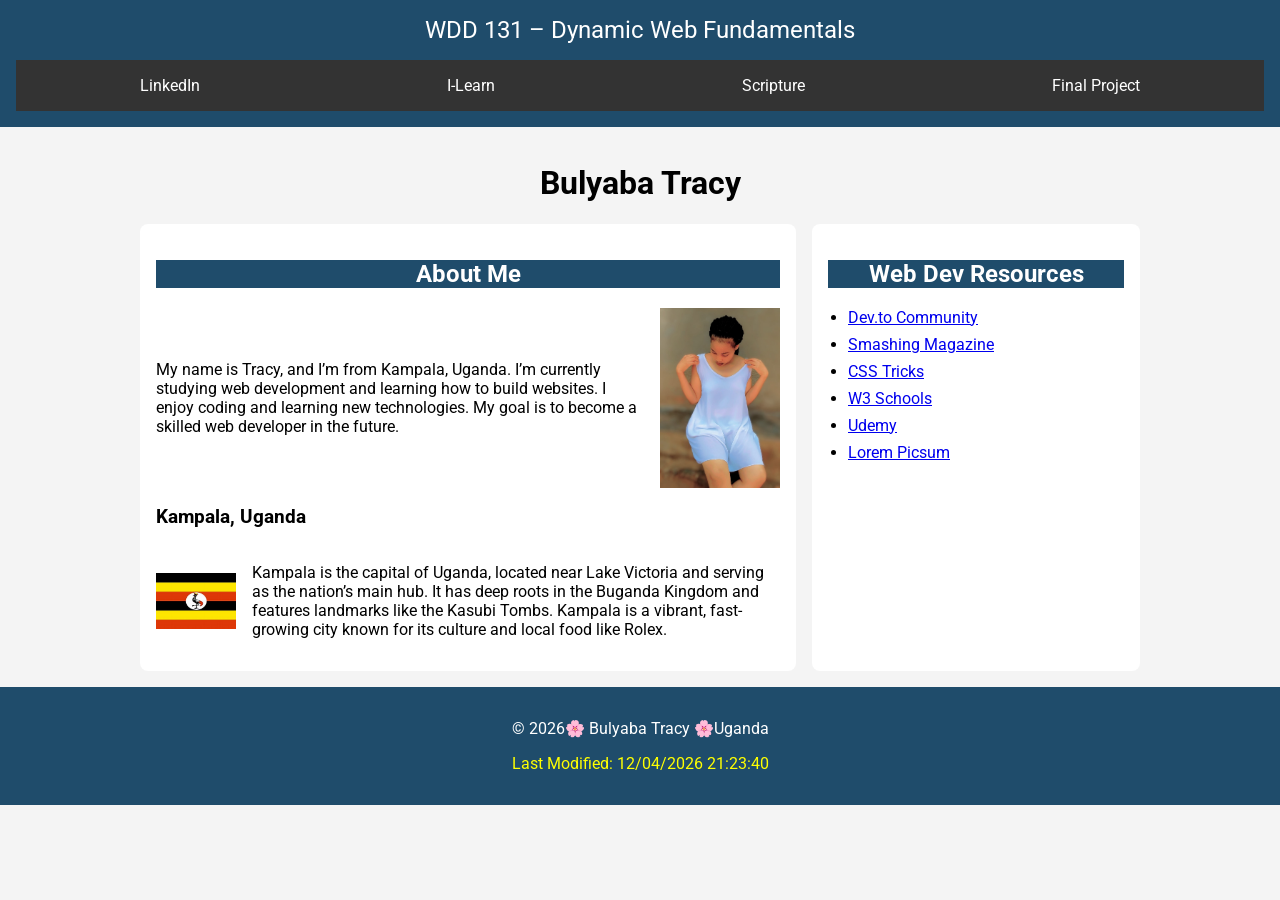
<file: index.html>
<!DOCTYPE html>
<html lang="en">

<head>
    <meta charset="UTF-8">
    <meta name="viewport" content="width=device-width, initial-scale=1.0">

    <title>WDD 131 – Dynamic Web Fundamentals – Bulyaba Tracy</title>

    <meta name="description"
        content="WDD 131 – Dynamic Web Fundamentals, Bulyaba Tracy, homepage, web development, HTML CSS JavaScript">
    <meta name="author" content="Bulyaba Tracy">

    <link rel="preconnect" href="https://fonts.googleapis.com">
    <link rel="preconnect" href="https://fonts.gstatic.com" crossorigin>
    <link href="https://fonts.googleapis.com/css2?family=Roboto&display=swap" rel="stylesheet">

    <link rel="stylesheet" href="styles/base.css">


    <script src="scripts/getdates.js" defer></script>
</head>

<body>

    <header>
        <span id="course-title">WDD 131 – Dynamic Web Fundamentals</span>

        <nav>
            <a href="https://linkedin.com" target="_blank">LinkedIn</a>
            <a href="https://byupw.instructure.com/">I-Learn</a>
            <a href="https://www.churchofjesuschrist.org/study/scriptures">Scripture</a>
            <a href="#">Final Project</a>
        </nav>
    </header>

    <main>
        <h1>Bulyaba Tracy</h1>

        <div class="grid">

            <!-- LEFT CARD -->
            <section class="card">
                <h2>About Me</h2>

                <div class="about">
                    <p>
                        My name is Tracy, and I’m from Kampala, Uganda. I’m currently studying web development and
                        learning how to build websites. I enjoy coding and learning new technologies. My goal is to
                        become a skilled web developer in the future.
                    </p>

                    <img src="images/tracy.jpg" alt="Profile Image">
                </div>

                <h3>Kampala, Uganda</h3>

                <div class="location">
                    <img src="images/uganda-flag.jpg" alt="Uganda Flag">

                    <p>
                        Kampala is the capital of Uganda, located near Lake Victoria and serving as the nation’s main
                        hub.
                        It has deep roots in the Buganda Kingdom and features landmarks like the Kasubi Tombs.
                        Kampala is a vibrant, fast-growing city known for its culture and local food like Rolex.
                    </p>
                </div>
            </section>

            <section class="card">
                <h2>Web Dev Resources</h2>

                <ul>
                    <li><a href="https://dev.to" target="_blank">Dev.to Community</a></li>
                    <li><a href="https://www.smashingmagazine.com" target="_blank">Smashing Magazine</a></li>
                    <li><a href="https://css-tricks.com" target="_blank">CSS Tricks</a></li>
                    <li><a href="https://www.w3schools.com" target="_blank">W3 Schools</a></li>
                    <li><a href="https://www.udemy.com" target="_blank">Udemy</a></li>
                    <li><a href="https://picsum.photos" target="_blank">Lorem Picsum</a></li>
                </ul>
            </section>

        </div>
    </main>

    <footer>
        <p>
            © <span id="currentyear"></span>🌸 Bulyaba Tracy 🌸Uganda
        </p>

        <p id="lastModified"></p>
    </footer>

</body>

</html>
</file>
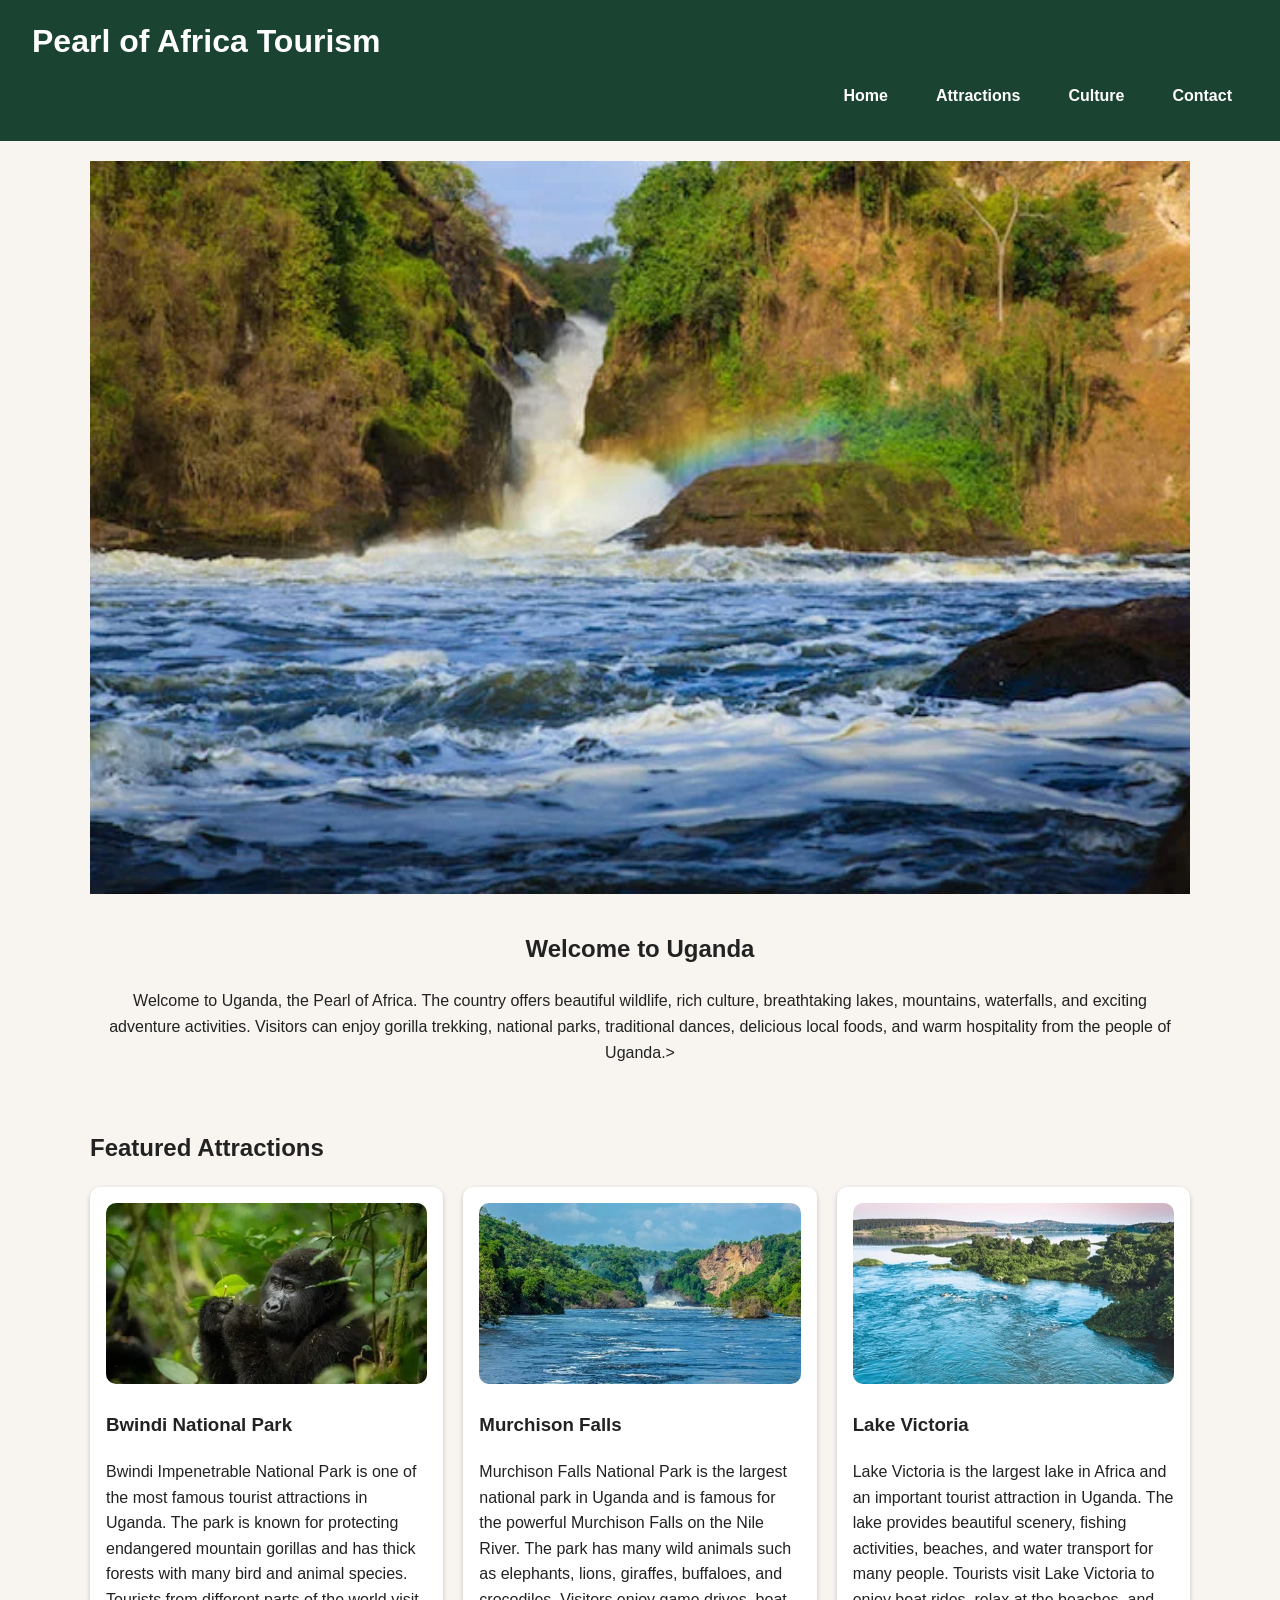
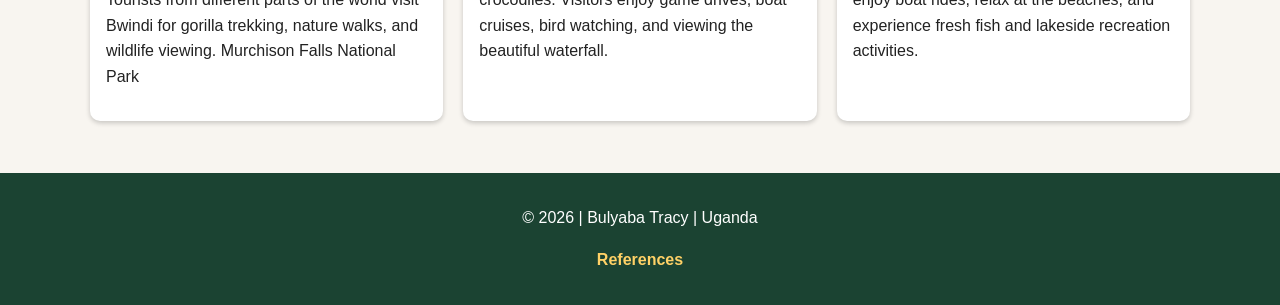
<file: project/index.html>
<!DOCTYPE html>
<html lang="en">

<head>
    <meta charset="UTF-8">
    <meta name="viewport" content="width=device-width, initial-scale=1.0">

    <title>Pearl of Africa Tourism</title>

    <meta name="description"
        content="Explore Uganda tourism, wildlife, culture, lakes, waterfalls, and tourist attractions.">

    <meta name="author" content="Bulyaba Tracy">

    <link rel="stylesheet" type="text/css" href="styles/project.css">

    <script src="scripts/project.js" defer></script>

    <link rel="preconnect" href="https://fonts.googleapis.com">
    <link rel="preconnect" href="https://fonts.gstatic.com" crossorigin>


</head>

<body>

    <header>
        <h1>Pearl of Africa Tourism</h1>

        <nav>
            <ul class="navigation">
                <li><a href="index.html">Home</a></li>
                <li><a href="attractions.html">Attractions</a></li>
                <li><a href="culture.html">Culture</a></li>
                <li><a href="contact.html">Contact</a></li>
            </ul>
        </nav>
    </header>

    <main>

        <section class="hero">
            <img src="images/uganda.webp" alt="Uganda Landscape" width="1200" height="800" fetchpriority="high">

            <div class="hero-text">
                <h2>Welcome to Uganda</h2>
                <p>Welcome to Uganda, the Pearl of Africa. The country offers beautiful wildlife, rich culture,
                    breathtaking lakes, mountains, waterfalls, and exciting adventure activities. Visitors can enjoy
                    gorilla trekking, national parks, traditional dances, delicious local foods, and warm hospitality
                    from the people of Uganda.>
                </p>
            </div>
        </section>

        <section>
            <h2>Featured Attractions</h2>

            <div class="grid">

                <article class="card">
                    <img src="images/Bwindi.webp" alt="Bwindi National Park" loading="lazy">
                    <h3>Bwindi National Park</h3>
                    <p>Bwindi Impenetrable National Park is one of the most famous tourist attractions in Uganda. The
                        park is known for protecting endangered mountain gorillas and has thick forests with many bird
                        and animal species. Tourists from different parts of the world visit Bwindi for gorilla
                        trekking, nature walks, and wildlife viewing.

                        Murchison Falls National Park</p>
                </article>

                <article class="card">
                    <img src="images/murchsonfalls.webp" alt="Murchison Falls" loading="lazy">
                    <h3>Murchison Falls</h3>
                    <p>Murchison Falls National Park is the largest national park in Uganda and is famous for the
                        powerful Murchison Falls on the Nile River. The park has many wild animals such as elephants,
                        lions, giraffes, buffaloes, and crocodiles. Visitors enjoy game drives, boat cruises, bird
                        watching, and viewing the beautiful waterfall.</p>
                </article>

                <article class="card">
                    <img src="images/Lake-Victoria.webp" alt="Lake Victoria" loading="lazy">
                    <h3>Lake Victoria</h3>
                    <p>Lake Victoria is the largest lake in Africa and an important tourist attraction in Uganda. The
                        lake provides beautiful scenery, fishing activities, beaches, and water transport for many
                        people. Tourists visit Lake Victoria to enjoy boat rides, relax at the beaches, and experience
                        fresh fish and lakeside recreation activities.</p>
                </article>

            </div>
        </section>

        <section>
            <h2 id="welcome"></h2>
        </section>

    </main>

    <footer>
        <p>&copy; 2026 | Bulyaba Tracy | Uganda</p>
        <p><a href="references.html">References</a></p>
    </footer>

</body>

</html>
</file>
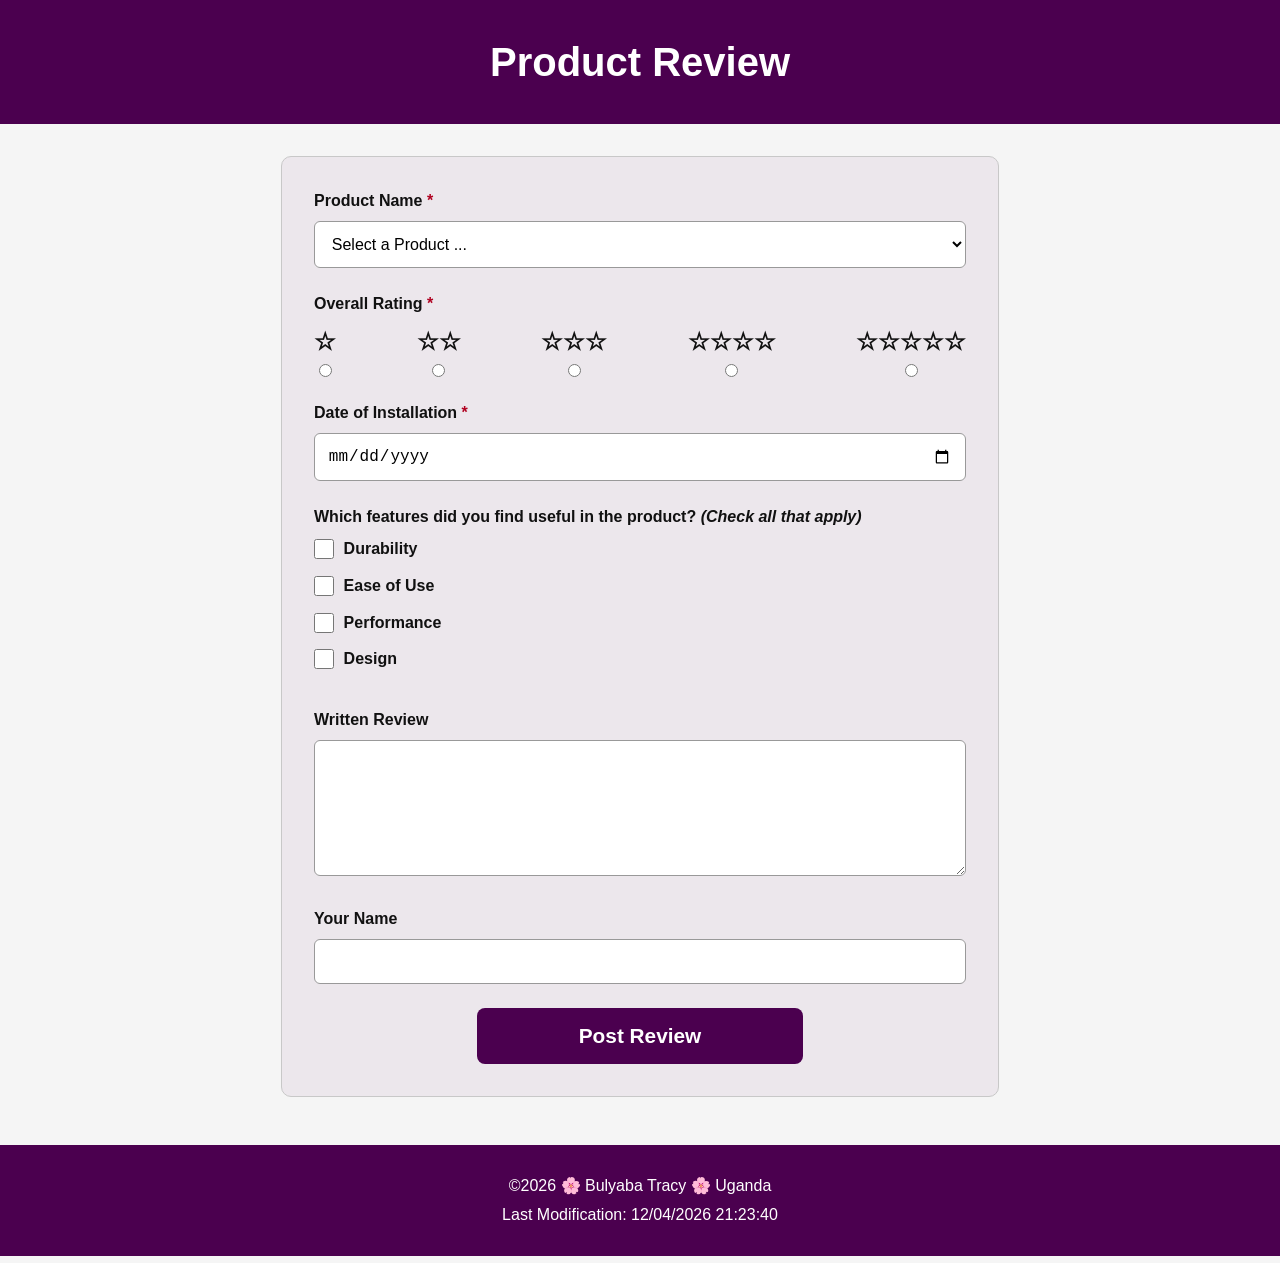
<file: form.html>
<!DOCTYPE html>
<html lang="en">

<head>
    <meta charset="UTF-8">
    <meta name="viewport" content="width=device-width, initial-scale=1.0">

    <title>Product Review Form</title>

    <meta name="description"
        content="Submit a product review form with ratings, useful features, installation date, and written feedback.">

    <meta name="author" content="Bulyaba Tracy">

    <meta name="theme-color" content="#4b004f">

    <link rel="stylesheet" href="styles/form.css">

    <script src="scripts/form.js" defer></script>
</head>

<body>

    <header>
        <h1>Product Review</h1>
    </header>

    <main>

        <form method="get" action="review.html" class="review-form">

            <!-- Product Name -->
            <div class="form-group">

                <label for="productName">
                    Product Name <span class="required">*</span>
                </label>

                <select id="productName" name="productName" required>

                    <option value="" disabled selected>
                        Select a Product ...
                    </option>

                </select>

            </div>

            <!-- Overall Rating -->
            <fieldset class="rating-group">

                <legend>
                    Overall Rating <span class="required">*</span>
                </legend>

                <div class="stars">

                    <div class="star-option">
                        <label for="rating1">☆</label>
                        <input type="radio" id="rating1" name="rating" value="1" required>
                    </div>

                    <div class="star-option">
                        <label for="rating2">☆☆</label>
                        <input type="radio" id="rating2" name="rating" value="2" required>
                    </div>

                    <div class="star-option">
                        <label for="rating3">☆☆☆</label>
                        <input type="radio" id="rating3" name="rating" value="3" required>
                    </div>

                    <div class="star-option">
                        <label for="rating4">☆☆☆☆</label>
                        <input type="radio" id="rating4" name="rating" value="4" required>
                    </div>

                    <div class="star-option">
                        <label for="rating5">☆☆☆☆☆</label>
                        <input type="radio" id="rating5" name="rating" value="5" required>
                    </div>

                </div>

            </fieldset>

            <!-- Installation Date -->
            <div class="form-group">

                <label for="installDate">
                    Date of Installation <span class="required">*</span>
                </label>

                <input type="date" id="installDate" name="installDate" required>

            </div>

            <!-- Features -->
            <fieldset class="features-group">

                <legend>
                    Which features did you find useful in the product?
                    <em>(Check all that apply)</em>
                </legend>

                <div class="feature-item">
                    <input type="checkbox" id="durability" name="features" value="Durability">
                    <label for="durability">Durability</label>
                </div>

                <div class="feature-item">
                    <input type="checkbox" id="ease" name="features" value="Ease of Use">
                    <label for="ease">Ease of Use</label>
                </div>

                <div class="feature-item">
                    <input type="checkbox" id="performance" name="features" value="Performance">
                    <label for="performance">Performance</label>
                </div>

                <div class="feature-item">
                    <input type="checkbox" id="design" name="features" value="Design">
                    <label for="design">Design</label>
                </div>

            </fieldset>

            <!-- Written Review -->
            <div class="form-group">

                <label for="writtenReview">
                    Written Review
                </label>

                <textarea id="writtenReview" name="writtenReview" rows="6"></textarea>

            </div>

            <!-- User Name -->
            <div class="form-group">

                <label for="userName">
                    Your Name
                </label>

                <input type="text" id="userName" name="userName" autocomplete="name">

            </div>

            <!-- Submit -->
            <input type="submit" value="Post Review" class="submit-btn">

        </form>

    </main>

    <footer>
        <p>&copy;2026 🌸 Bulyaba Tracy 🌸 Uganda</p>
        <p id="lastModified"></p>
    </footer>

</body>

</html>
</file>
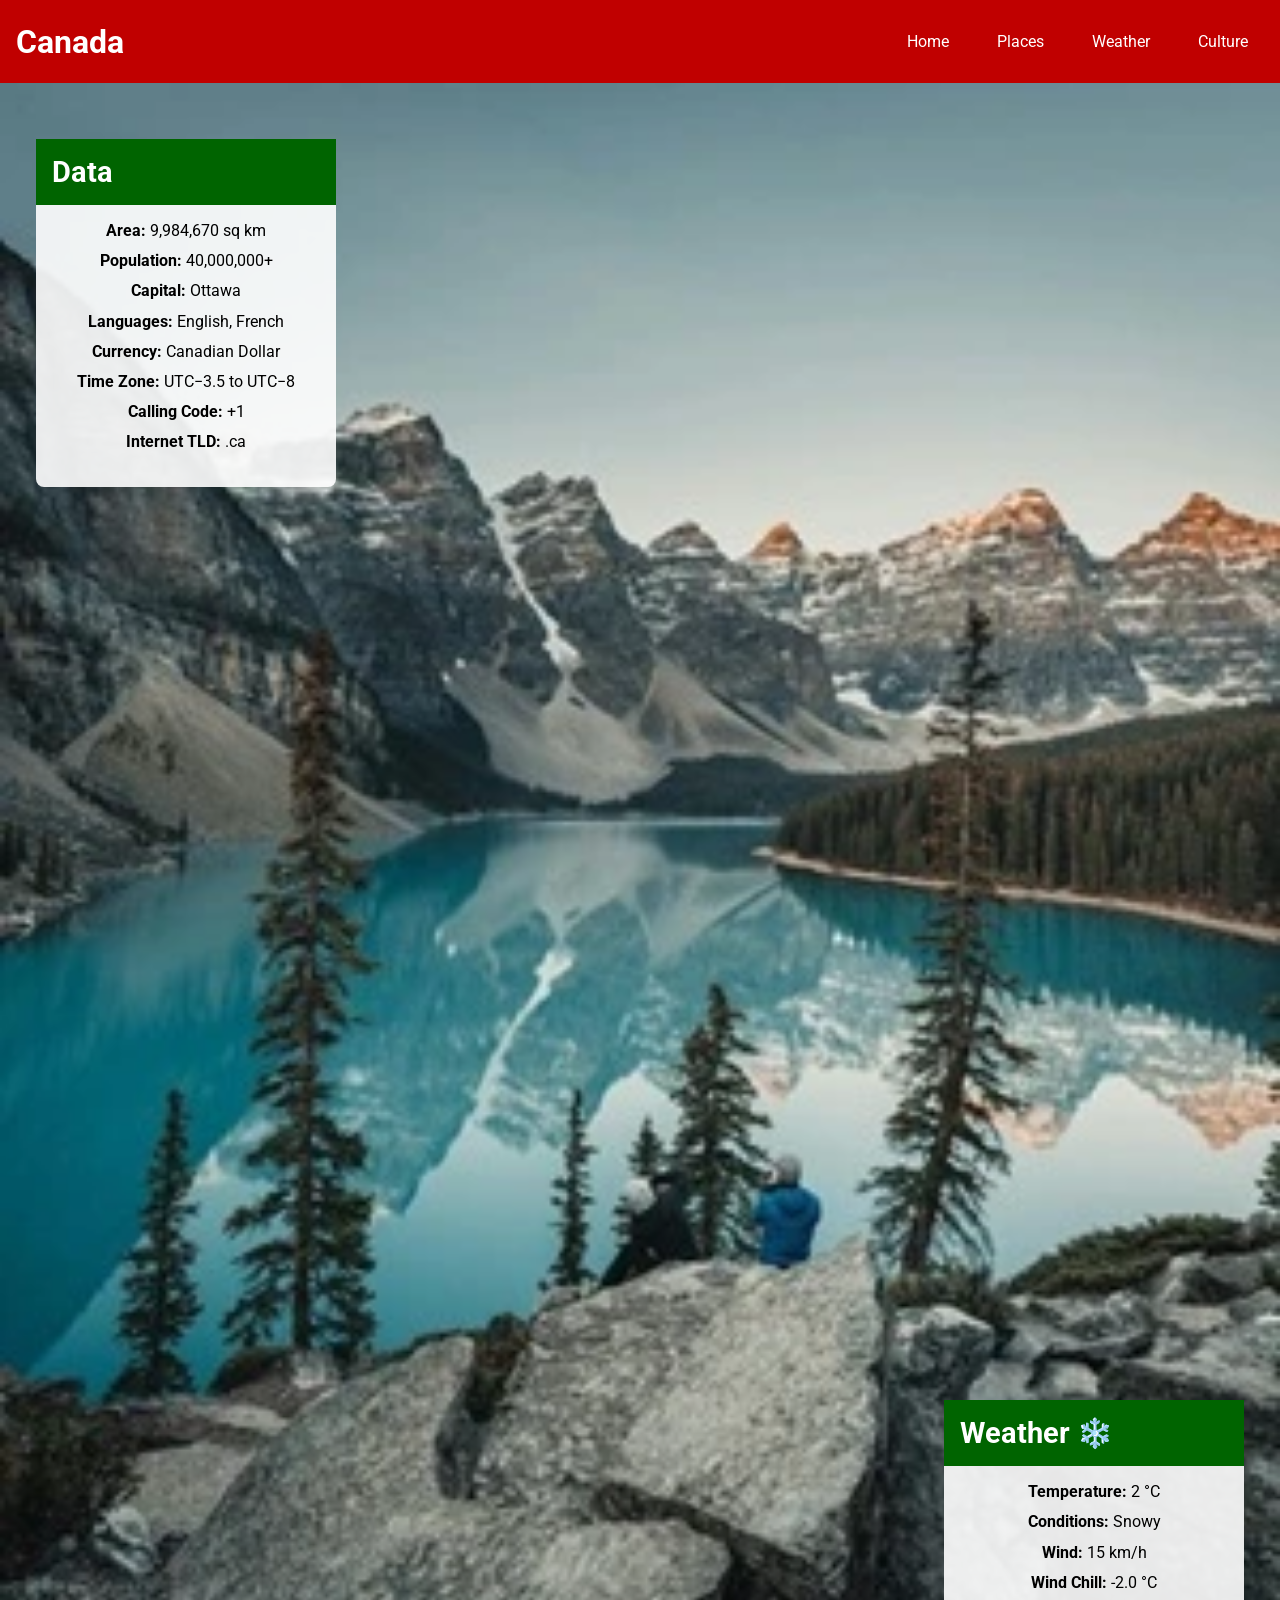
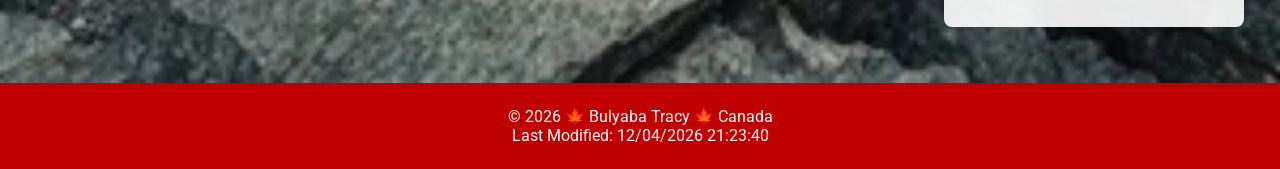
<file: place.html>
<!DOCTYPE html>
<html lang="en">

<head>
    <meta charset="UTF-8">
    <meta name="viewport" content="width=device-width, initial-scale=1.0">

    <title>Canada</title>

    <meta name="description"
        content="A responsive webpage about Canada featuring country information, weather, and responsive navigation.">

    <meta name="author" content="Bulyaba Tracy">

    <link rel="preconnect" href="https://fonts.googleapis.com">

    <link rel="preconnect" href="https://fonts.gstatic.com" crossorigin>

    <link href="https://fonts.googleapis.com/css2?family=Roboto:wght@400;700&display=swap" rel="stylesheet">

    <!-- CSS -->
    <link rel="stylesheet" href="styles/place.css">

    <!-- JavaScript -->
    <script src="scripts/place.js" defer></script>

</head>

<body>

    <header>

        <h1>Canada</h1>

        <!-- Hamburger Button -->
        <button id="menu" aria-label="Menu"></button>

        <!-- Navigation -->
        <nav>

            <ul class="navigation">

                <li><a href="#">Home</a></li>

                <li><a href="#">Places</a></li>

                <li><a href="#">Weather</a></li>

                <li><a href="#">Culture</a></li>

            </ul>

        </nav>

    </header>

    <main>

        <!-- Hero Image -->
        <picture>

            <source media="(min-width: 768px)" srcset="images/canada-large.webp">

            <img src="images/canada-small.webp" alt="Beautiful scenery in Canada">

        </picture>

        <!-- Data Card -->
        <section class="card data">

            <h2>Data</h2>

            <p><strong>Area:</strong> 9,984,670 sq km</p>

            <p><strong>Population:</strong> 40,000,000+</p>

            <p><strong>Capital:</strong> Ottawa</p>

            <p><strong>Languages:</strong> English, French</p>

            <p><strong>Currency:</strong> Canadian Dollar</p>

            <p><strong>Time Zone:</strong> UTC−3.5 to UTC−8</p>

            <p><strong>Calling Code:</strong> +1</p>

            <p><strong>Internet TLD:</strong> .ca</p>

        </section>

        <!-- Weather Card -->
        <section class="card weather">

            <h2>Weather</h2>

            <img src="images/weather-icon.svg" alt="Weather icon" class="weather-icon">

            <p><strong>Temperature:</strong>
                <span id="temp">2</span> °C
            </p>

            <p><strong>Conditions:</strong> Snowy</p>

            <p><strong>Wind:</strong>
                <span id="speed">15</span> km/h
            </p>

            <p><strong>Wind Chill:</strong>
                <span id="windchill"></span>
            </p>

        </section>

    </main>

    <footer>

        <p>
            &copy;
            <span id="currentyear"></span>
            🍁 Bulyaba Tracy 🍁 Canada
        </p>

        <p id="lastModified"></p>

    </footer>

</body>

</html>
</file>
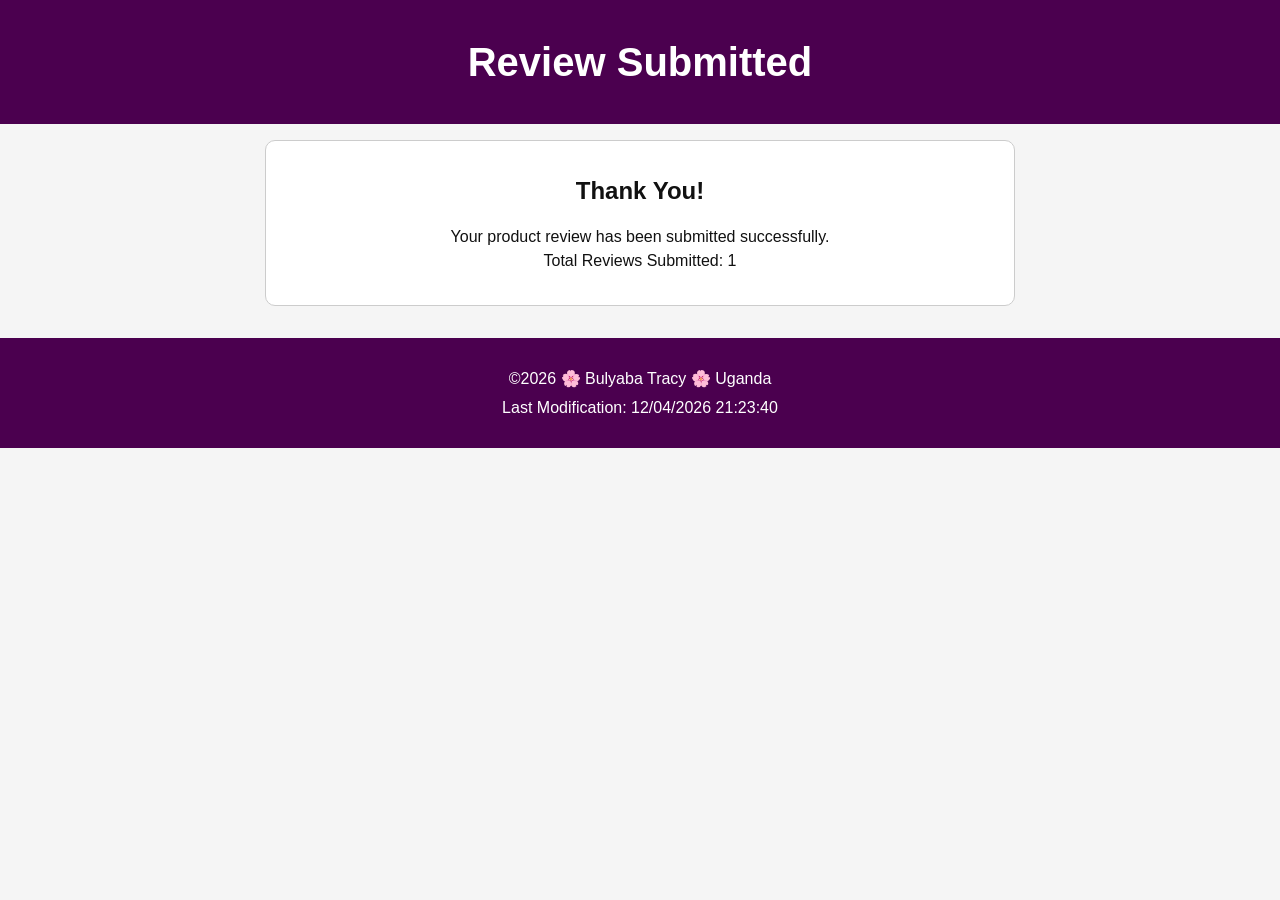
<file: review.html>
<!-- review.html -->
<!DOCTYPE html>
<html lang="en">

<head>
    <meta charset="UTF-8">
    <meta name="viewport" content="width=device-width, initial-scale=1.0">

    <title>Review Submitted</title>

    <meta name="description" content="Review confirmation page">
    <meta name="author" content="Bulyaba Tracy">

    <link rel="stylesheet" href="styles/form.css">

    <script src="scripts/review.js" defer></script>
</head>

<body>

    <header>
        <h1>Review Submitted</h1>
    </header>

    <main class="confirmation">

        <h2>Thank You!</h2>

        <p>Your product review has been submitted successfully.</p>

        <p>
            Total Reviews Submitted:
            <span id="reviewCount">0</span>
        </p>

    </main>

    <footer>
        <p>&copy;2026 🌸 Bulyaba Tracy 🌸 Uganda</p>
        <p id="lastModified"></p>
    </footer>

</body>

</html>
</file>
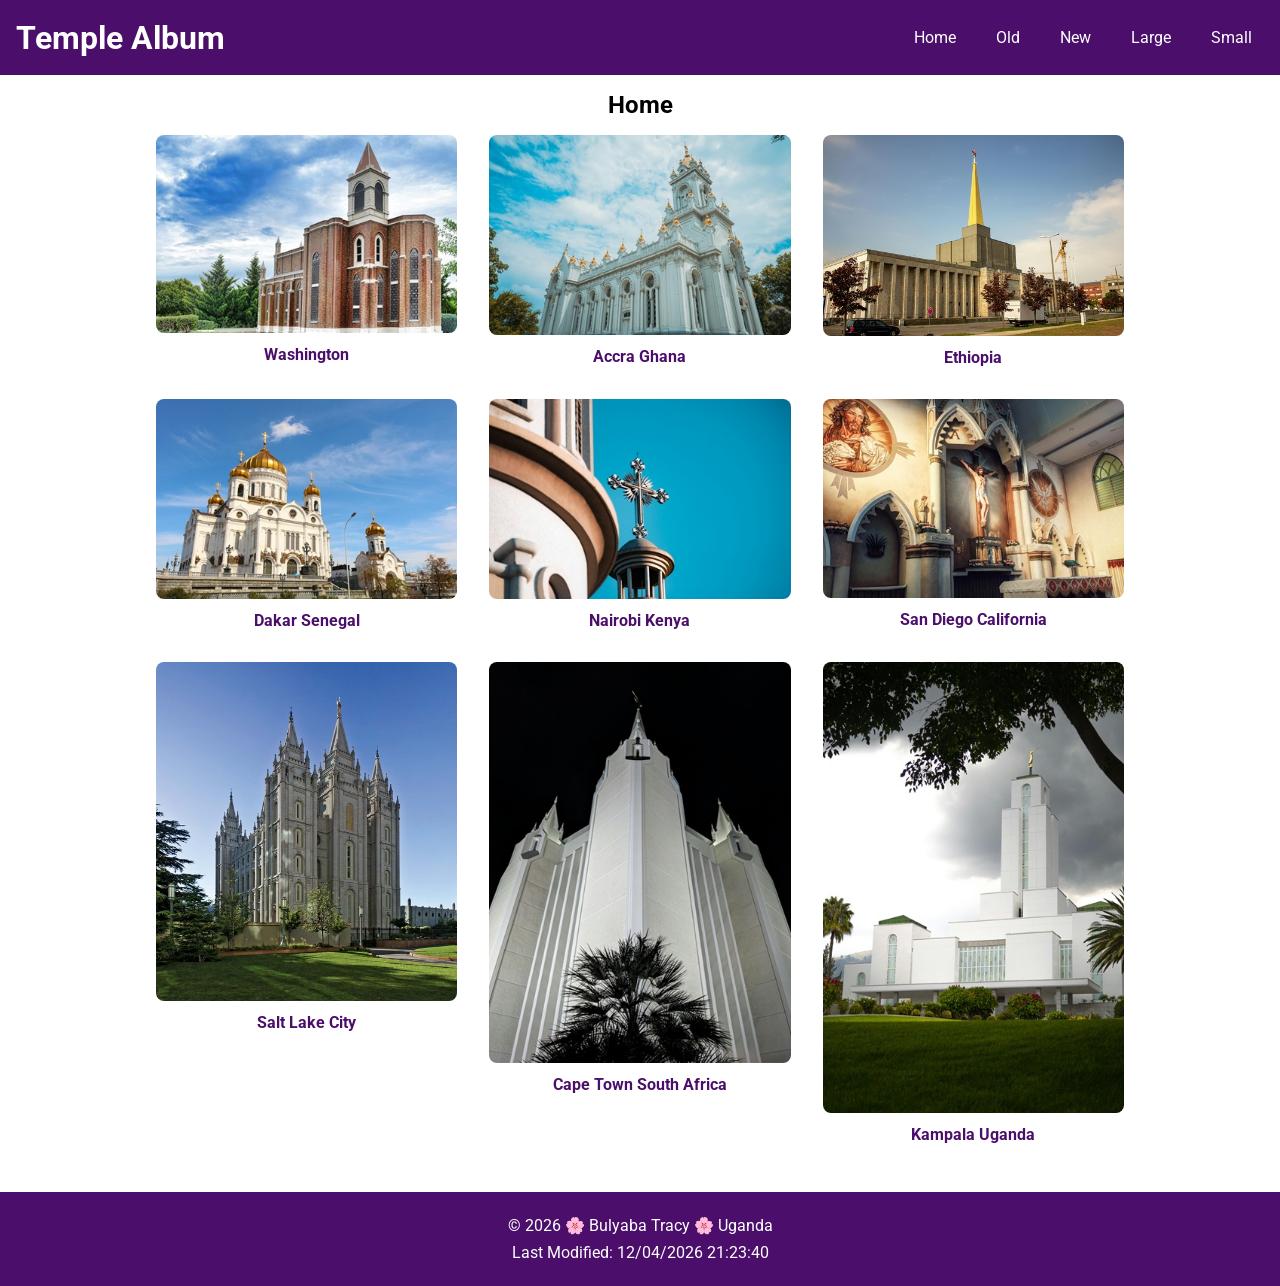
<file: temples.html>
<!DOCTYPE html>
<html lang="en">

<head>
    <meta charset="UTF-8">
    <meta name="viewport" content="width=device-width, initial-scale=1.0">

    <title>Temple Album</title>

    <meta name="description"
        content="A responsive temple album showcasing beautiful temples with a mobile-friendly design and interactive navigation.">

    <meta name="author" content="Bulyaba Tracy">

    <!-- Google Fonts -->
    <link rel="preconnect" href="https://fonts.googleapis.com">
    <link rel="preconnect" href="https://fonts.gstatic.com" crossorigin>

    <link href="https://fonts.googleapis.com/css2?family=Roboto:wght@400;700&display=swap" rel="stylesheet">

    <!-- CSS -->
    <link rel="stylesheet" href="styles/temples.css">
    <link rel="stylesheet" href="styles/temples-large.css">

    <!-- JavaScript -->
    <script src="scripts/temples.js" defer></script>
</head>

<body>

    <header>
        <h1>Temple Album</h1>

        <button id="menu" aria-label="Menu">☰</button>

        <nav>
            <ul class="navigation">
                <li><a href="#">Home</a></li>
                <li><a href="#">Old</a></li>
                <li><a href="#">New</a></li>
                <li><a href="#">Large</a></li>
                <li><a href="#">Small</a></li>
            </ul>
        </nav>
    </header>

    <main>
        <h2>Home</h2>

        <div class="gallery">



            <figure>
                <img src="images/temple1.jpg" alt="Temple">
                <figcaption>Washington</figcaption>
            </figure>

            <figure>
                <img src="images/temple2.jpg" alt="Temple">
                <figcaption>Accra Ghana</figcaption>
            </figure>

            <figure>
                <img src="images/temple3.jpg" alt="Temple">
                <figcaption>Ethiopia</figcaption>
            </figure>
            <figure>
                <img src="images/temple5.jpg" alt="Temple">
                <figcaption>Dakar Senegal</figcaption>
            </figure>

            <figure>
                <img src="images/temple7.jpg" alt="Temple">
                <figcaption>Nairobi Kenya</figcaption>
            </figure>

            <figure>
                <img src="images/temple8.jpg" alt="Temple">
                <figcaption>San Diego California</figcaption>
            </figure>
            <figure>
                <img src="images/temple.jpg" alt="Temple">
                <figcaption>Salt Lake City</figcaption>
            </figure>

            <figure>
                <img src="images/temple4.jpg" alt="Temple">
                <figcaption>Cape Town South Africa</figcaption>
            </figure>

            <figure>
                <img src="images/temple6.jpg" alt="Temple">
                <figcaption>Kampala Uganda</figcaption>
            </figure>



        </div>
    </main>

    <footer>
        <p>
            &copy; <span id="year"></span> 🌸 Bulyaba Tracy 🌸 Uganda
        </p>

        <p id="lastModified"></p>
    </footer>

</body>

</html>
</file>
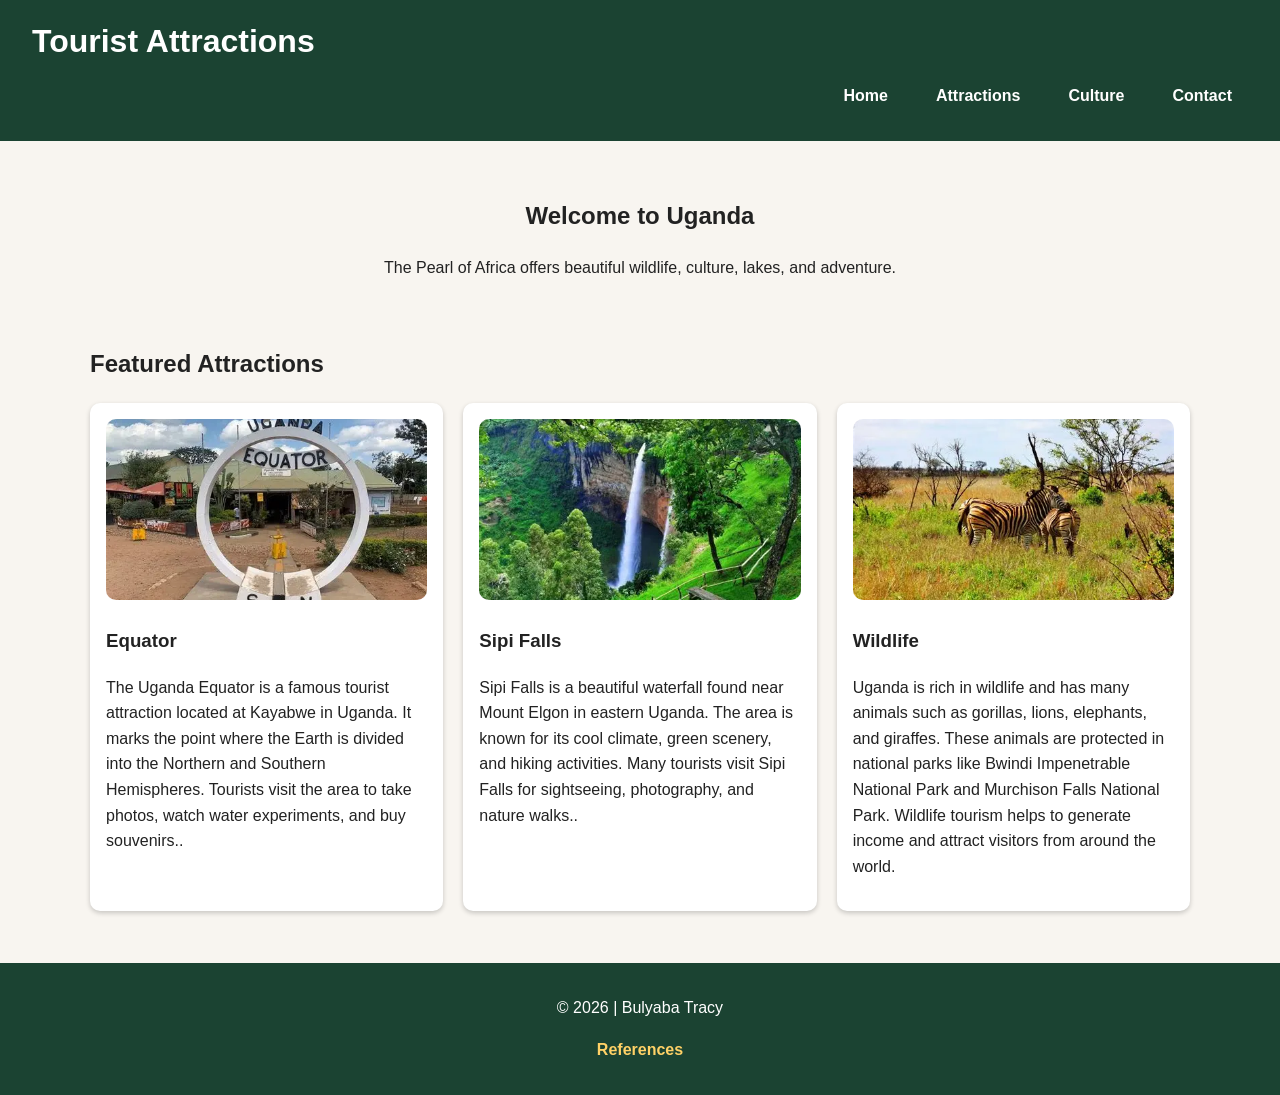
<file: project/attractions.html>
<!DOCTYPE html>
<html lang="en">

<head>
    <meta charset="UTF-8">
    <meta name="viewport" content="width=device-width, initial-scale=1.0">

    <title>Tourist Attractions</title>

    <meta name="description"
        content="Explore Uganda tourism, wildlife, culture, lakes, waterfalls, and tourist attractions.">

    <meta name="author" content="Bulyaba Tracy">

    <link rel="stylesheet" type="text/css" href="styles/project.css">

    <script src="scripts/project.js" defer></script>

    <link rel="preconnect" href="https://fonts.googleapis.com">
<link rel="preconnect" href="https://fonts.gstatic.com" crossorigin>
</head>

<body>

    <header>
        <h1>Tourist Attractions</h1>

        <nav>
            <ul class="navigation">
                <li><a href="index.html">Home</a></li>
                <li><a href="attractions.html">Attractions</a></li>
                <li><a href="culture.html">Culture</a></li>
                <li><a href="contact.html">Contact</a></li>
            </ul>
        </nav>
    </header>

    <main>

        <section class="hero">
            <div class="hero-text">
                <h2>Welcome to Uganda</h2>
                <p>The Pearl of Africa offers beautiful wildlife, culture, lakes, and adventure.</p>
            </div>
        </section>

        <section>
            <h2>Featured Attractions</h2>

            <div class="grid">

                <article class="card">
                    <img src="images/equator.webp" alt="equator" loading="lazy">
                    <h3>Equator</h3>
                    <p>The Uganda Equator is a famous tourist attraction located at Kayabwe in Uganda. It marks the
                        point where the Earth is divided into the Northern and Southern Hemispheres. Tourists visit the
                        area to take photos, watch water experiments, and buy souvenirs..</p>
                </article>

                <article class="card">
                    <img src="images/sipifalls.webp" alt="Sipi Falls" loading="lazy">
                    <h3>Sipi Falls</h3>
                    <p>Sipi Falls is a beautiful waterfall found near Mount Elgon in eastern Uganda. The area is known
                        for its cool climate, green scenery, and hiking activities. Many tourists visit Sipi Falls for
                        sightseeing, photography, and nature walks..</p>
                </article>

                <article class="card">
                    <img src="images/wildlife.webp" alt="nature" loading="lazy">
                    <h3>Wildlife</h3>
                    <p>Uganda is rich in wildlife and has many animals such as gorillas, lions, elephants, and giraffes.
                        These animals are protected in national parks like Bwindi Impenetrable National Park and
                        Murchison Falls National Park. Wildlife tourism helps to generate income and attract visitors
                        from around the world.</p>
                </article>

            </div>
        </section>

        <section>
            <h2 id="welcome"></h2>
        </section>



    </main>

    <footer>
        <p>&copy; 2026 | Bulyaba Tracy</p>
        <p><a href="references.html">References</a></p>
    </footer>

</body>

</html>
</file>
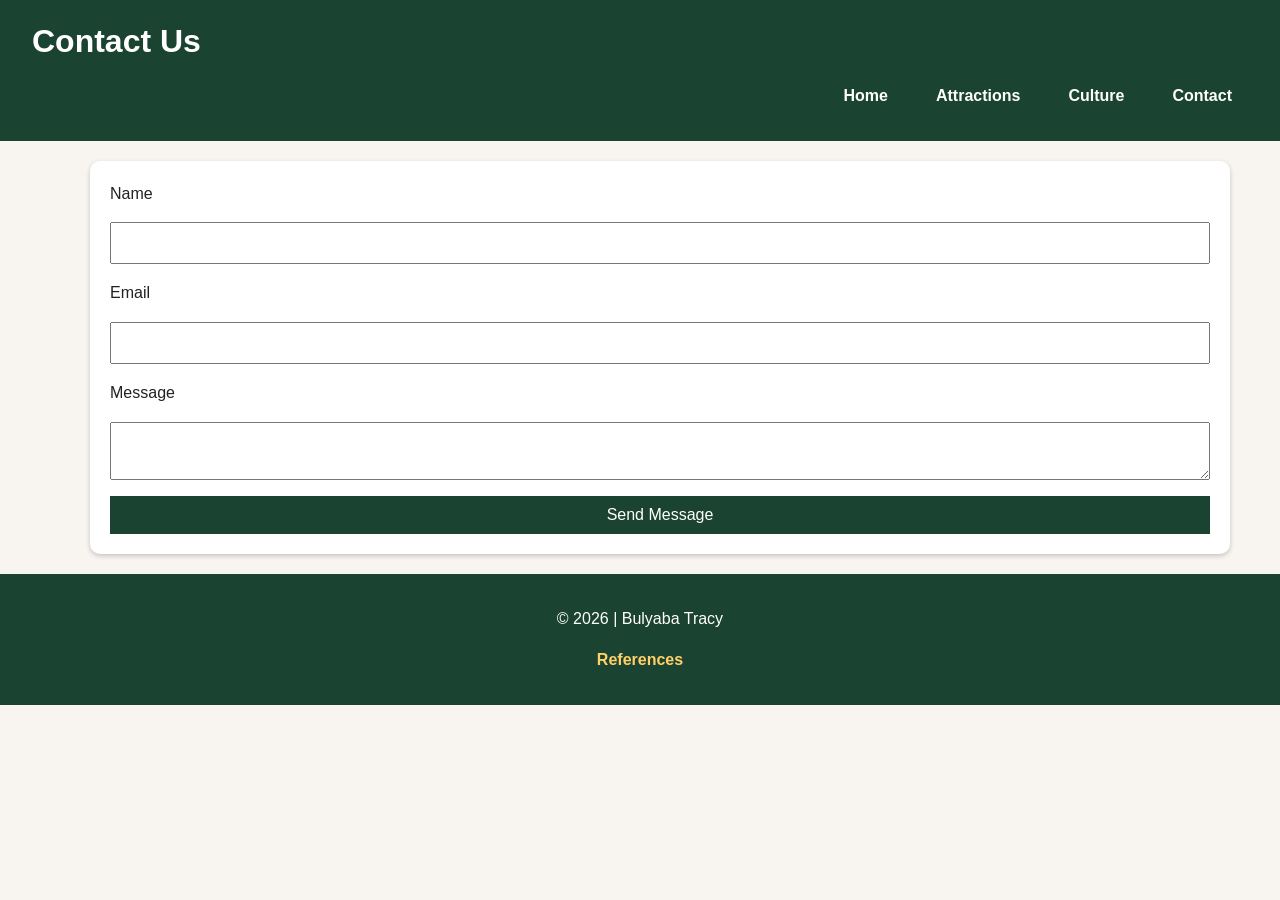
<file: project/contact.html>
<!DOCTYPE html>
<html lang="en">
<head>
    <meta charset="UTF-8">
    <meta name="viewport" content="width=device-width, initial-scale=1.0">

    <title>Contact Us</title>

    <meta name="description"
        content="Explore Uganda tourism, wildlife, culture, lakes, waterfalls, and tourist attractions.">

    <meta name="author" content="Bulyaba Tracy">

    <link rel="stylesheet" type="text/css" href="styles/project.css">

    <script src="scripts/project.js" defer></script>

    <link rel="preconnect" href="https://fonts.googleapis.com">
<link rel="preconnect" href="https://fonts.gstatic.com" crossorigin>
</head>

<body>

    <header>
        <h1>Contact Us</h1>

        <nav>
            <ul class="navigation">
                <li><a href="index.html">Home</a></li>
                <li><a href="attractions.html">Attractions</a></li>
                <li><a href="culture.html">Culture</a></li>
                <li><a href="contact.html">Contact</a></li>
            </ul>
        </nav>
    </header>

    <main>

        <form id="contact-form">

            <label for="name">Name</label>
            <input type="text" id="name" name="name" required>

            <label for="email">Email</label>
            <input type="email" id="email" name="email" required>

            <label for="message">Message</label>
            <textarea id="message" name="message" required></textarea>

            <button type="submit">Send Message</button>

        </form>

    </main>

    <footer>
        <p>&copy; 2026 | Bulyaba Tracy</p>
        <p><a href="references.html">References</a></p>
    </footer>

</body>

</html>
</file>
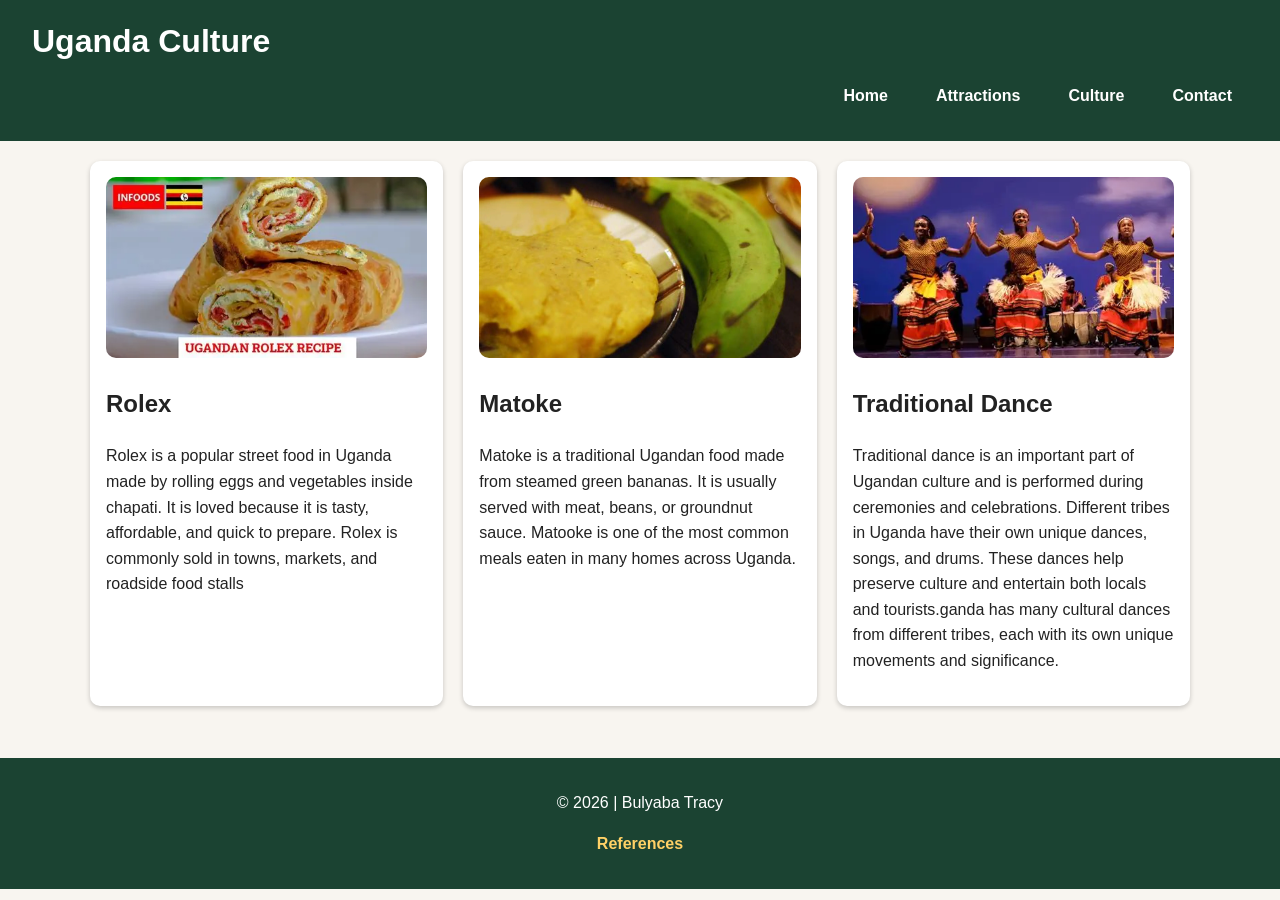
<file: project/culture.html>
<!DOCTYPE html>
<html lang="en">

<head>
    <meta charset="UTF-8">
    <meta name="viewport" content="width=device-width, initial-scale=1.0">

    <title>Uganda Culture</title>

    <meta name="description"
        content="Explore Uganda tourism, wildlife, culture, lakes, waterfalls, and tourist attractions.">

    <meta name="author" content="Bulyaba Tracy">

    <link rel="stylesheet" type="text/css" href="styles/project.css">

    <script src="scripts/project.js" defer></script>

<link rel="preconnect" href="https://fonts.googleapis.com">
<link rel="preconnect" href="https://fonts.gstatic.com" crossorigin>

</head>

<body>

    <header>
        <h1>Uganda Culture</h1>

        <nav>
            <ul class="navigation">
                <li><a href="index.html">Home</a></li>
                <li><a href="attractions.html">Attractions</a></li>
                <li><a href="culture.html">Culture</a></li>
                <li><a href="contact.html">Contact</a></li>
            </ul>
        </nav>
    </header>

    <main>

        <section class="grid">

            <article class="card">
                <img src="images/rolex.webp" alt="Rolex Food" loading="lazy">
                <h2>Rolex</h2>

                <p>Rolex is a popular street food in Uganda made by rolling eggs and vegetables inside chapati. It is
                    loved because it is tasty, affordable, and quick to prepare. Rolex is commonly sold in towns,
                    markets, and roadside food stalls</p>
            </article>

            <article class="card">
                
                <img src="images/matooke.webp" alt="Matoke" loading="lazy">
                <h2>Matoke</h2>
                <p>Matoke is a traditional Ugandan food made from steamed green bananas. It is usually served with meat,
                    beans, or groundnut sauce. Matooke is one of the most common meals eaten in many homes across Uganda.
                </p>
            </article>

            <article class="card">
                <img src="images/dance.webp" alt="Traditional Dance" loading="lazy">
                <h2>Traditional Dance</h2>
                <p>Traditional dance is an important part of Ugandan culture and is performed during ceremonies and
                    celebrations. Different tribes in Uganda have their own unique dances, songs, and drums. These
                    dances help preserve culture and entertain both locals and tourists.ganda has many cultural dances
                    from different tribes, each with its own unique movements and significance.</p>
            </article>

        </section>

    </main>

    <footer>
        <p>&copy; 2026 | Bulyaba Tracy</p>
        <p><a href="references.html">References</a></p>
    </footer>

</body>

</html>
</file>
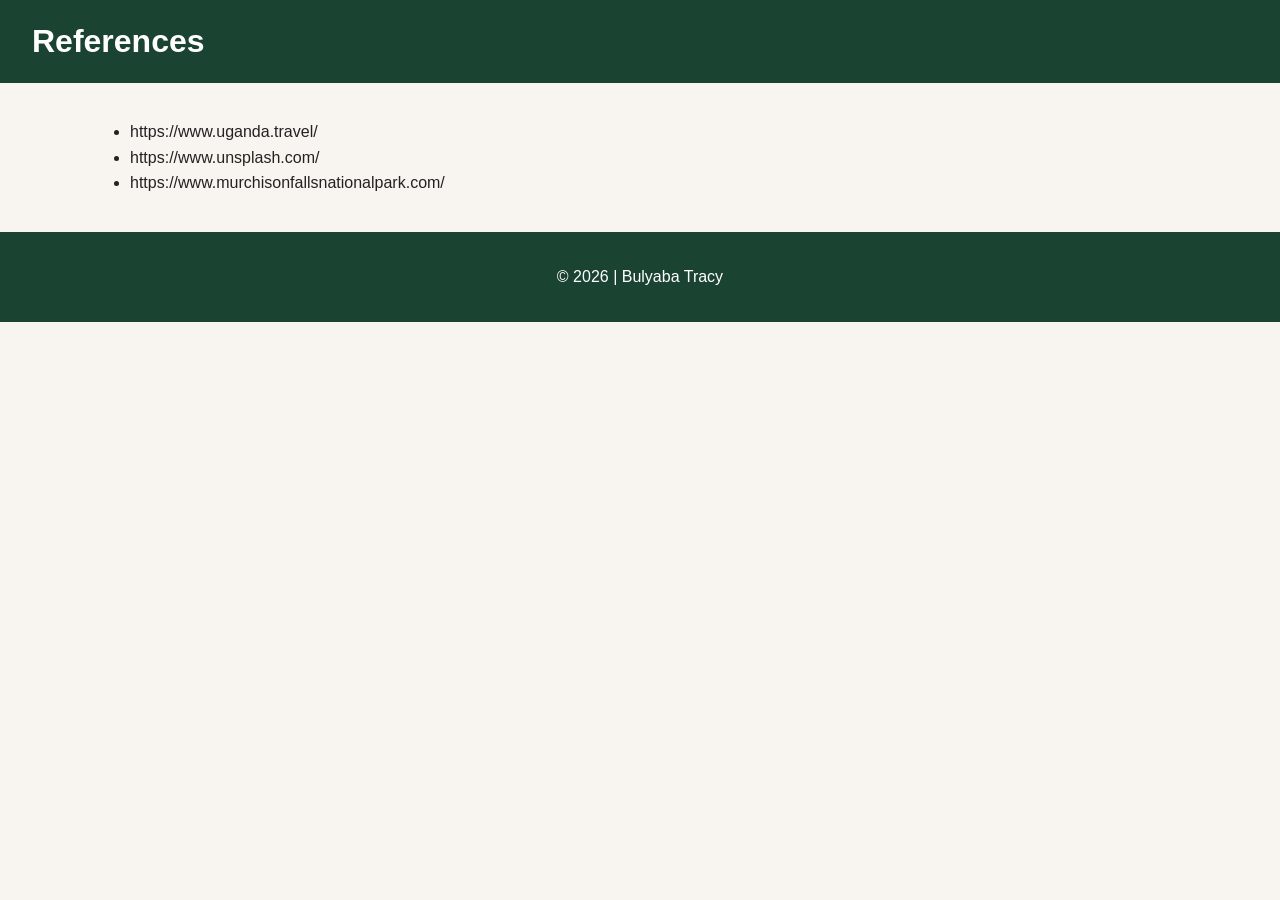
<file: project/references.html>
<!DOCTYPE html>
<html lang="en">

<head>
    <meta charset="UTF-8">
    <meta name="viewport" content="width=device-width, initial-scale=1.0">

    <title>Pearl of Africa Tourism</title>

    <meta name="description"
        content="Explore Uganda tourism, wildlife, culture, lakes, waterfalls, and tourist attractions.">

    <meta name="author" content="Bulyaba Tracy">

    <link rel="stylesheet" type="text/css" href="styles/project.css">

    <link rel="preconnect" href="https://fonts.googleapis.com">
<link rel="preconnect" href="https://fonts.gstatic.com" crossorigin>

</head>



<body>

    <header>
        <h1>References</h1>
    </header>

    <main>

        <ul>
            <li>https://www.uganda.travel/</li>
            <li>https://www.unsplash.com/</li>
            <li>https://www.murchisonfallsnationalpark.com/</li>
        </ul>

    </main>

    <footer>
        <p>&copy; 2026 | Bulyaba Tracy</p>
    </footer>

</body>

</html>
</file>
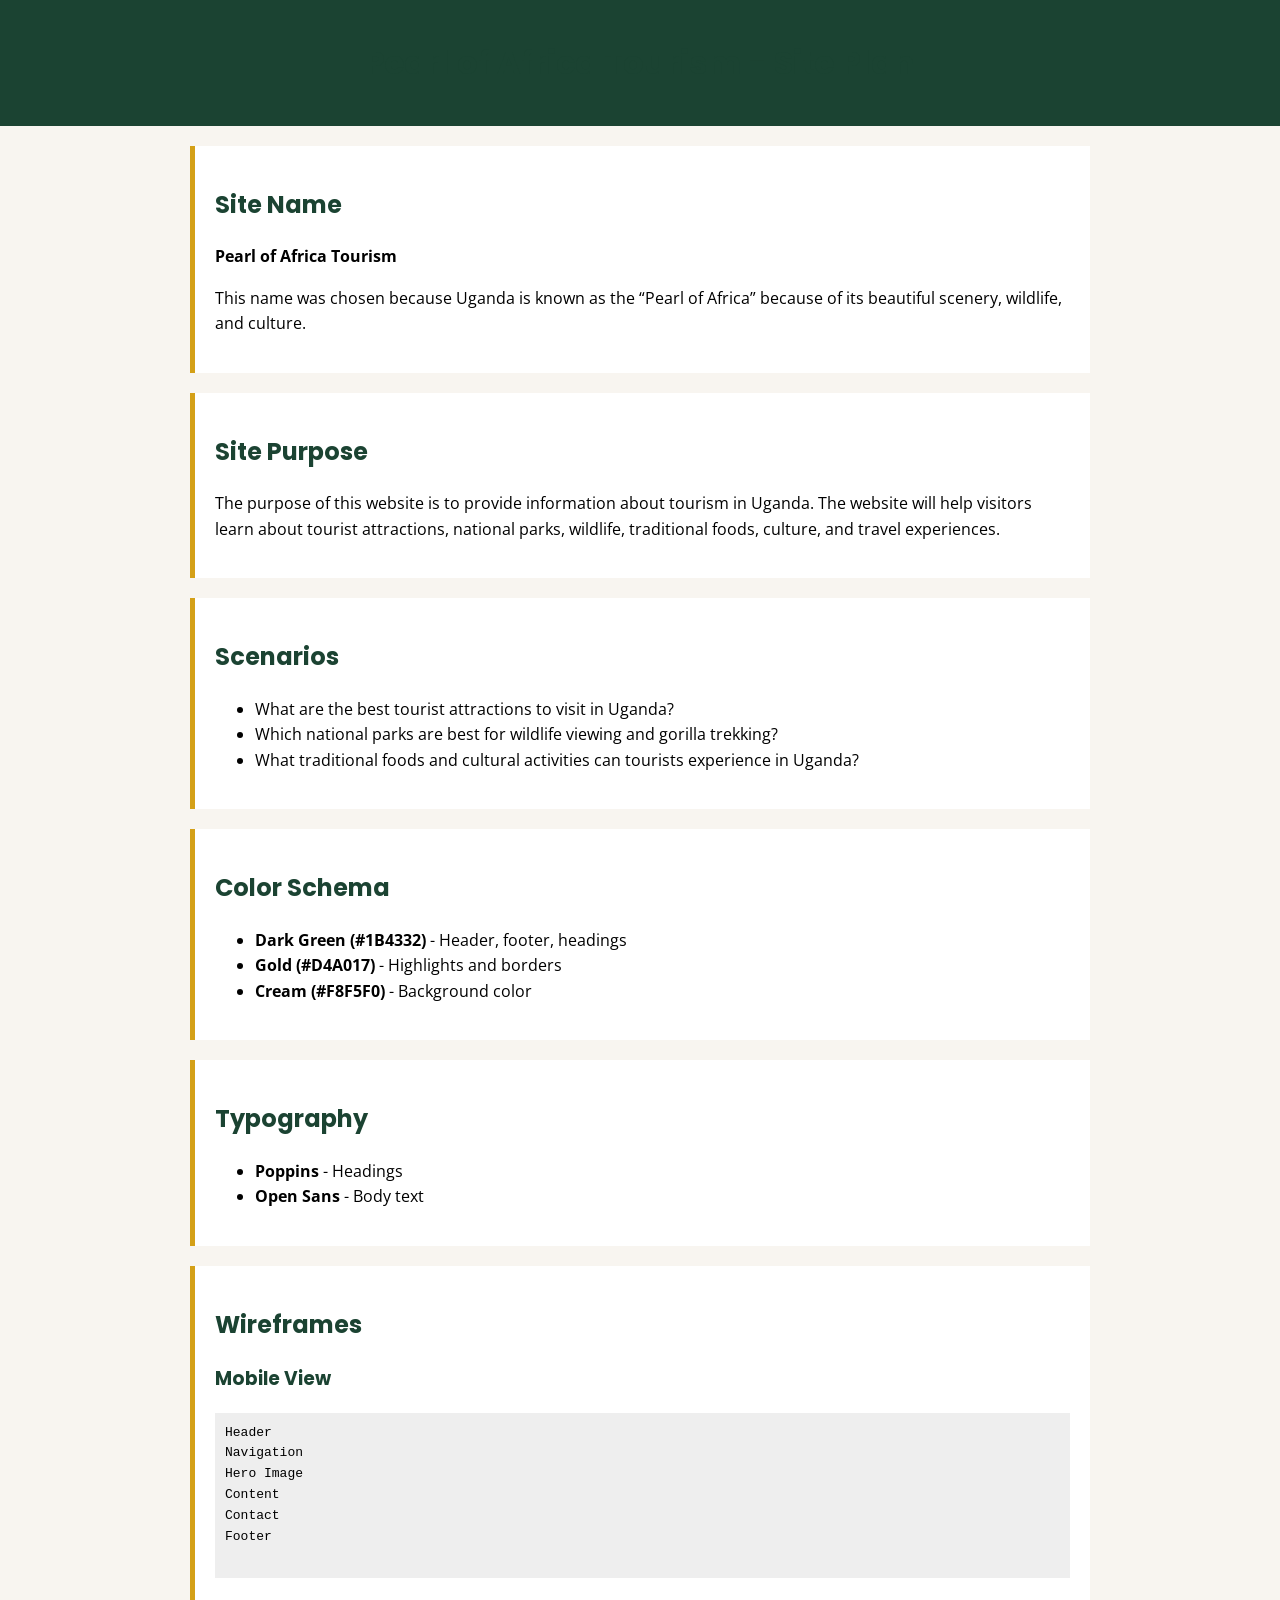
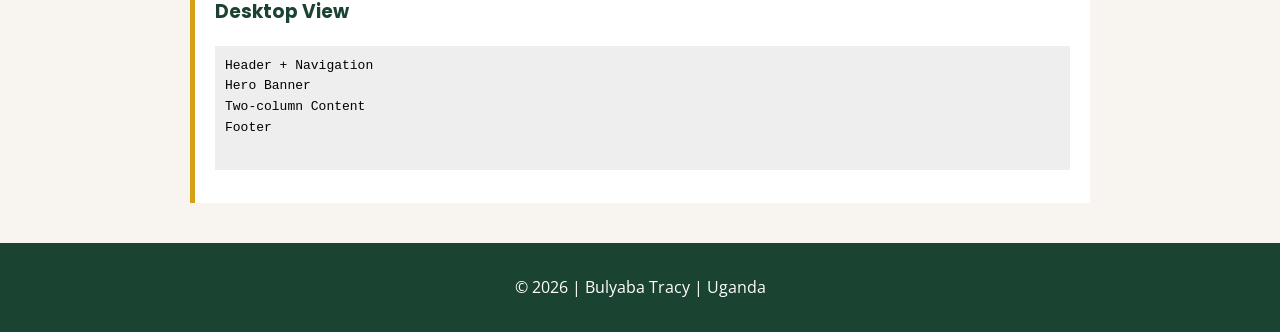
<file: project/siteplan.html>
<!DOCTYPE html>
<html lang="en">

<head>
    <meta charset="UTF-8">
    <meta name="viewport" content="width=device-width, initial-scale=1.0">

    <title>Pearl of Africa Tourism Site Plan</title>

    <meta name="description"
        content="Website planning document for Uganda tourism, culture, attractions, and travel information.">

    <meta name="author" content="Bulyaba Tracy">

    <link rel="stylesheet" type="text/css" href="styles/siteplan.css">

    <link rel="preconnect" href="https://fonts.googleapis.com">
    <link rel="preconnect" href="https://fonts.gstatic.com" crossorigin>

    <link href="https://fonts.googleapis.com/css2?family=Open+Sans:wght@400;700&family=Poppins:wght@400;700&display=swap"
        rel="stylesheet">
</head>

<body>

    <header>
        <h1>Pearl of Africa Tourism - Site Plan</h1>
    </header>

    <main>

        <section>
            <h2>Site Name</h2>

            <p><strong>Pearl of Africa Tourism</strong></p>

            <p>
                This name was chosen because Uganda is known as the
                “Pearl of Africa” because of its beautiful scenery,
                wildlife, and culture.
            </p>
        </section>

        <section>
            <h2>Site Purpose</h2>

            <p>
                The purpose of this website is to provide information
                about tourism in Uganda. The website will help visitors
                learn about tourist attractions, national parks,
                wildlife, traditional foods, culture, and travel
                experiences.
            </p>
        </section>

        <section>
            <h2>Scenarios</h2>

            <ul>
                <li>What are the best tourist attractions to visit in Uganda?</li>

                <li>Which national parks are best for wildlife viewing and gorilla trekking?</li>

                <li>What traditional foods and cultural activities can tourists experience in Uganda?</li>
            </ul>
        </section>

        <section>
            <h2>Color Schema</h2>

            <ul>
                <li><strong>Dark Green (#1B4332)</strong> - Header, footer, headings</li>

                <li><strong>Gold (#D4A017)</strong> - Highlights and borders</li>

                <li><strong>Cream (#F8F5F0)</strong> - Background color</li>
            </ul>
        </section>

        <section>
            <h2>Typography</h2>

            <ul>
                <li><strong>Poppins</strong> - Headings</li>

                <li><strong>Open Sans</strong> - Body text</li>
            </ul>
        </section>

        <section>
            <h2>Wireframes</h2>

            <h3>Mobile View</h3>

            <pre>
Header
Navigation
Hero Image
Content
Contact
Footer
            </pre>

            <h3>Desktop View</h3>

            <pre>
Header + Navigation
Hero Banner
Two-column Content
Footer
            </pre>

        </section>

    </main>

    <footer>
        <p>&copy; 2026 | Bulyaba Tracy | Uganda</p>
    </footer>

</body>

</html>
</file>
<file: styles/base.css>
body {
    font-family: 'Roboto', sans-serif;
    margin: 0;
    background-color: #f4f4f4;
}

/* HEADER */
header {
    background-color: #1f4c6b;
    color: white;
    text-align: center;
    padding: 1rem;
    display: block;
}

#course-title {
    display: block;
    font-size: 1.5rem;
    margin-bottom: 1rem;
}

/* NAV */
nav {
    gap: 2rem;
    background-color: #333;
    display: flex;
    justify-content: space-around;
    /* or space-between */
    padding: 1rem;
}

nav a {
    color: white;
    text-decoration: none;
}

nav a:hover {
    text-decoration: underline;
}

/* MAIN */
main {
    max-width: 1000px;
    margin: auto;
    padding: 1rem;
}

h1 {
    text-align: center;
}

/* GRID LAYOUT */
.grid {
    display: grid;
    grid-template-columns: 2fr 1fr;
    gap: 1rem;
}

/* CARD */
.card {
    background: white;
    border-radius: 8px;
    padding: 1rem;
}

.card h2 {
    text-align: center;
    background-color: #1f4c6b;
    color: white;
}



/* ABOUT SECTION */
.about {
    display: flex;
    gap: 1rem;
    align-items: center;
}



.about img {
    width: 120px;
    height: auto;
}

/* LOCATION */
.location {
    display: flex;
    gap: 1rem;
    align-items: center;
    margin-top: 1rem;
}

.location img {
    width: 80px;
}

/* LIST */
ul {
    padding-left: 20px;
}

ul li {
    margin-bottom: 0.5rem;
}

/* FOOTER */
footer {
    text-align: center;
    background-color: #1f4c6b;
    color: white;
    padding: 1rem;
}

#lastModified {
    color: yellow ;
}
</file>
<file: project/styles/project.css>
:root {
    --primary-color: #1B4332;
    --secondary-color: #2D6A4F;
    --background-color: #F8F5F0;
    --text-color: #222222;
    --card-color: #FFFFFF;
    --shadow: 0 2px 5px rgba(0, 0, 0, 0.2);

    --heading-font: 'Poppins', sans-serif;
    --body-font: 'Open Sans', sans-serif;
}

body {
    font-family: var(--body-font);
    margin: 0;
    background-color: var(--background-color);
    color: var(--text-color);
    line-height: 1.6;
}

/* HEADER */

header {
    background-color: var(--primary-color);
    color: white;
    padding: 1rem 2rem;
}

header h1 {
    margin: 0;
    font-family: var(--heading-font);
}

/* NAVIGATION */

nav {
    width: 100%;
    display: flex;
    justify-content: flex-end;
}

.navigation {
    display: flex;
    flex-direction: row;
    list-style: none;
    margin: 0;
    padding: 0;
}

.navigation li {
    margin-left: 1rem;
}

.navigation a {
    display: block;
    padding: 1rem;
    text-decoration: none;
    color: white;
    font-weight: bold;
    transition: background-color 0.3s ease;
}

.navigation a:hover,
.navigation a:focus {
    background-color: var(--secondary-color);
    border-radius: 5px;
}

/* MAIN CONTENT */

main {
    max-width: 1100px;
    margin: 0 auto;
    padding: 20px;
}

section {
    margin-bottom: 2rem;
}

.hero,
.grid,
form {
    width: 100%;
}

/* HERO */

.hero-text {
    text-align: center;
    padding: 1rem;
}

.hero-text h2 {
    font-family: var(--heading-font);
}

.hero img {
    max-width: 100%;
    height: auto;
    display: block;
}

/* GRID LAYOUT */

.grid {
    display: grid;
    grid-template-columns: repeat(auto-fit, minmax(250px, 1fr));
    gap: 20px;
}

/* CARDS */

.card {
    background-color: var(--card-color);
    padding: 1rem;
    border-radius: 10px;
    box-shadow: var(--shadow);
    transition: transform 0.3s ease;
}

.card:hover {
    transform: scale(1.02);
}

.card img {
    width: 100%;
    border-radius: 10px;
    aspect-ratio: 16 / 9;
    object-fit: cover;
}


.card h2,
.card h3 {
    font-family: var(--heading-font);
}

/* FORM */

form {
    display: grid;
    gap: 1rem;
    background-color: var(--card-color);
    padding: 20px;
    border-radius: 10px;
    box-shadow: var(--shadow);
}

input,
textarea,
button {
    padding: 10px;
    font-size: 1rem;
    font-family: var(--body-font);
}

button {
    background-color: var(--primary-color);
    color: white;
    border: none;
    cursor: pointer;
    transition: background-color 0.3s ease;
}

button:hover {
    background-color: var(--secondary-color);
}

/* FOOTER */

footer {
    background-color: var(--primary-color);
    color: white;
    text-align: center;
    padding: 1rem;
}

footer a {
    color: #FFD166;
    text-decoration: none;
    font-weight: bold;
}

footer a:hover {
    color: white;
}

/* RESPONSIVE DESIGN */

@media screen and (max-width: 768px) {

    nav {
        justify-content: center;
    }

    .navigation {
        flex-direction: column;
        align-items: center;
    }

    .navigation li {
        margin-left: 0;
    }

    header {
        text-align: center;
    }

    main {
        padding: 15px;
    }
}
</file>
<file: styles/form.css>
:root {
    --primary-color: #4b004f;
    --secondary-color: #ece7ec;
    --background-color: #f5f5f5;
    --text-color: #111111;
    --border-color: #999999;
    --required-color: #b00020;

    --heading-font: Arial, Helvetica, sans-serif;
    --body-font: Verdana, Geneva, Tahoma, sans-serif;
}

* {
    margin: 0;
    padding: 0;
    box-sizing: border-box;
}

body {
    font-family: var(--body-font);
    background-color: var(--background-color);
    color: var(--text-color);
    line-height: 1.5;
}

/* Header */

header {
    background-color: var(--primary-color);
    color: white;
    text-align: center;
    padding: 2rem 1rem;
}

header h1 {
    font-family: var(--heading-font);
    font-size: 2rem;
}

/* Main */

main {
    max-width: 750px;
    margin: 1rem auto;
    padding: 1rem;
}

/* Form */

.review-form {
    background-color: var(--secondary-color);
    border: 1px solid #c8c8c8;
    border-radius: 10px;
    padding: 1.5rem;
}

.form-group,
fieldset {
    margin-bottom: 1.5rem;
    border: none;
}

label,
legend {
    font-weight: bold;
}

.form-group label,
legend {
    display: block;
    margin-bottom: 0.5rem;
}

.required {
    color: var(--required-color);
}

/* Inputs */

select,
input[type="date"],
input[type="text"],
textarea {
    width: 100%;
    padding: 0.8rem;
    border: 1px solid var(--border-color);
    border-radius: 6px;
    font-size: 1rem;
    background-color: white;
}

/* Focus */

input:focus,
select:focus,
textarea:focus {
    outline: 3px solid var(--primary-color);
    outline-offset: 2px;
}

/* Rating */

.stars {
    display: flex;
    justify-content: space-between;
    gap: 1rem;
    flex-wrap: wrap;
}

.star-option {
    display: flex;
    flex-direction: column;
    align-items: center;
}

.star-option label {
    font-size: 1.5rem;
    cursor: pointer;
    margin-bottom: 0.3rem;
}

/* Features */

.feature-item {
    display: flex;
    align-items: center;
    gap: 0.6rem;
    margin-bottom: 0.8rem;
}

.feature-item input {
    width: 20px;
    height: 20px;
}

/* Submit Button */

.submit-btn {
    width: 100%;
    padding: 1rem;
    border: none;
    border-radius: 8px;
    background-color: var(--primary-color);
    color: white;
    font-size: 1.3rem;
    font-weight: bold;
    cursor: pointer;
    transition: background-color 0.3s ease;
}

.submit-btn:hover {
    background-color: #2f0031;
}

/* Confirmation */

.confirmation {
    background-color: white;
    border-radius: 10px;
    padding: 2rem;
    text-align: center;
    border: 1px solid #cccccc;
}

.confirmation h2 {
    margin-bottom: 1rem;
}

/* Footer */

footer {
    background-color: var(--primary-color);
    color: white;
    text-align: center;
    padding: 1.5rem 1rem;
    margin-top: 2rem;
}

footer p {
    margin: 0.3rem;
}

/* Responsive */

@media screen and (min-width: 768px) {

    header h1 {
        font-size: 2.5rem;
    }

    .review-form {
        padding: 2rem;
    }

    .submit-btn {
        width: 50%;
        display: block;
        margin: 0 auto;
    }
}
</file>
<file: styles/place.css>
:root {
    --accent2-color: #c00000;
    --accent1-color: #006400;
    --light-color: #ffffff;
}

/* RESET */

* {
    margin: 0;
    padding: 0;
    box-sizing: border-box;
}

/* BODY */

body {
    font-family: 'Roboto', sans-serif;
    color: black;
    background-color: white;
}

/* HEADER */

header {
    background-color: var(--accent2-color);
    color: var(--light-color);
    padding: 1rem;
}

/* HEADER TOP */

header h1 {
    text-align: center;
    margin-bottom: 1rem;
    font-size: 2rem;
}

/* NAVIGATION */

nav {
    display: flex;
    flex-direction: column;
}

/* HAMBURGER BUTTON */

#menu {
    font-size: 2rem;
    background: none;
    border: none;
    color: white;
    cursor: pointer;
    align-self: flex-end;
}

#menu::before {
    content: "☰";
}

/* NAVIGATION LIST */

.navigation {
    list-style: none;
    display: none;
    flex-direction: column;
}

/* OPEN MENU */

.navigation.open {
    display: flex;
}

/* X BUTTON */

#menu.open::before {
    content: "✖";
}

/* NAV LINKS */

.navigation a {
    display: block;
    padding: 1rem;
    text-decoration: none;
    color: white;
    text-align: center;
    transition: background-color 0.3s ease;
}

.navigation a:hover {
    background-color: var(--accent2-color);
}

/* MAIN */

main {
    position: relative;
}

/* HERO IMAGE */

picture img {
    width: 100%;
    height: auto;
    display: block;
}

/* CARDS */

.card {
    background-color: rgba(255, 255, 255, 0.9);
    margin: 1rem;
    padding: 1.5rem;
    text-align: center;
    border-radius: 8px;
}

/* CARD HEADINGS */

.card h2 {
    margin-bottom: 1rem;
    font-size: 1.8rem;
}

/* CARD TEXT */

.card p {
    margin: 0.7rem 0;
    font-size: 1rem;
}

/* WEATHER ICON */

.weather-icon {
    width: 80px;
    margin-bottom: 1rem;
}

/* FOOTER */

footer {
    background-color: var(--accent2-color);
    color: white;
    text-align: center;
    padding: 1.5rem;
    font-size: 1rem;
}

/* LARGE VIEW */

@media screen and (min-width: 768px) {

    /* HEADER LAYOUT */

    header {
        display: flex;
        justify-content: space-between;
        align-items: center;
    }

    header h1 {
        margin-bottom: 0;
    }

    /* HIDE HAMBURGER */

    #menu {
        display: none;
    }

    /* NAVIGATION */

    nav {
        display: flex;
        flex-direction: row;
    }

    .navigation {
        display: flex;
        flex-direction: row;
        gap: 1rem;
    }

    /* CARDS OVER IMAGE */

    .card {
        position: absolute;
        width: 300px;
        background-color: rgba(255, 255, 255, 0.9);
    }

    .data {
        top: 40px;
        left: 20px;
    }

    .weather {
        bottom: 40px;
        right: 20px;
    }

    /* CARD HEADERS */

    .card h2 {
        background-color: var(--accent1-color);
        color: white;
        padding: 1rem;
        margin: -1.5rem -1.5rem 1rem -1.5rem;
        text-align: left;
    }

    /* WEATHER EMOJI */

    .weather h2::after {
        content: " ❄️";
    }

    /* HIDE SVG ON DESKTOP */

    .weather-icon {
        display: none;
    }
}
</file>
<file: styles/temples.css>
* {
    margin: 0;
    padding: 0;
    box-sizing: border-box;
}

body {
    font-family: 'Roboto', sans-serif;
}

/* HEADER */

header {
    background-color: #4b0f6b;
    color: white;
    padding: 1rem;

    display: flex;
    justify-content: space-between;
    align-items: center;
    flex-wrap: wrap;
}

/* HAMBURGER BUTTON */

#menu {
    font-size: 2rem;
    background: none;
    border: none;
    color: white;
    cursor: pointer;
}

/* NAVIGATION */

nav {
    width: 100%;
    display: flex;
    justify-content: center;
}

.navigation {
    list-style: none;

    display: none;
    flex-direction: column;

    margin-top: 1rem;
}

.navigation.open {
    display: flex;
}

.navigation li {
    width: 100%;
}

.navigation a {
    display: block;

    color: white;
    text-decoration: none;

    padding: 0.75rem;
}

.navigation a:hover {
    background-color: #6a1b9a;
}

/* MAIN */

main {
    max-width: 1000px;
    margin: 0 auto;
    padding: 1rem;

    text-align: center;
}

main h2 {
    margin-bottom: 1rem;
}

/* GALLERY */

.gallery {
    display: grid;
    grid-template-columns: 1fr;
    gap: 2rem;
}

figure {
    text-align: center;
}

img {
    width: 100%;
    height: auto;

    border-radius: 8px;
}

figcaption {
    margin-top: 0.5rem;
    color: #4b0f6b;
    font-weight: bold;
}

/* FOOTER */

footer {
    background-color: #4b0f6b;
    color: white;

    text-align: center;

    padding: 1rem;
    margin-top: 2rem;
}

footer p {
    margin: 0.5rem 0;
}
</file>
<file: styles/temples-large.css>
@media screen and (min-width: 768px) {

    header {
        align-items: center;
    }

    /* HIDE HAMBURGER */

    #menu {
        display: none;
    }

    /* DESKTOP NAVIGATION */

    nav {
        width: auto;
        display: flex;
        justify-content: flex-end;
    }

    .navigation {
        display: flex;
        flex-direction: row;
        gap: 1rem;

        margin-top: 0;
    }

    .navigation li {
        width: auto;
    }

    /* GALLERY */

    .gallery {
        grid-template-columns: repeat(3, 1fr);
    }
}
</file>
<file: project/styles/siteplan.css>
body {
    font-family: 'Open Sans', sans-serif;
    background-color: #F8F5F0;
    margin: 0;
    padding: 0;
    line-height: 1.6;
}

header,
footer {
    background-color: #1B4332;
    color: white;
    text-align: center;
    padding: 1rem;
}

main {
    max-width: 900px;
    margin: auto;
    padding: 20px;
}

h1,
h2,
h3 {
    font-family: 'Poppins', sans-serif;
    color: #1B4332;
}

section {
    background: white;
    padding: 20px;
    margin-bottom: 20px;
    border-left: 5px solid #D4A017;
}

pre {
    background: #eeeeee;
    padding: 10px;
    overflow-x: auto;
}
</file>
